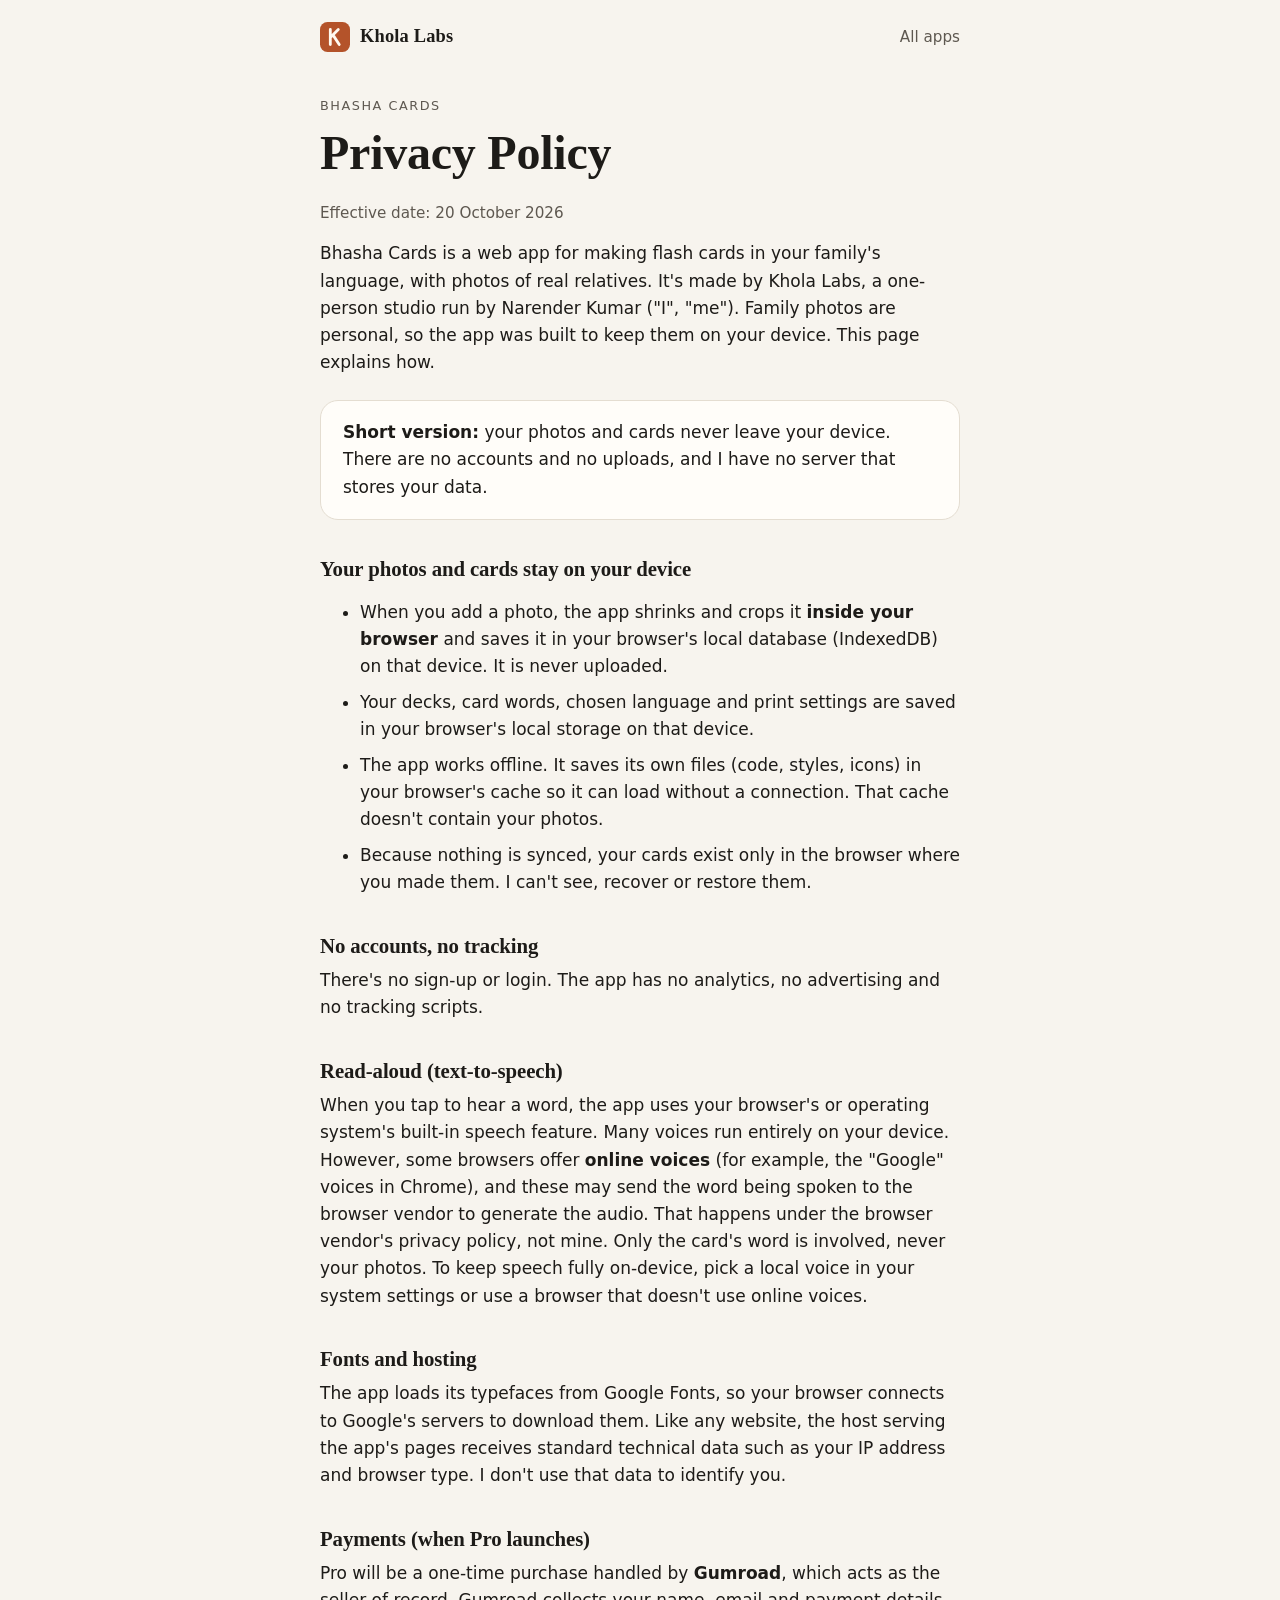
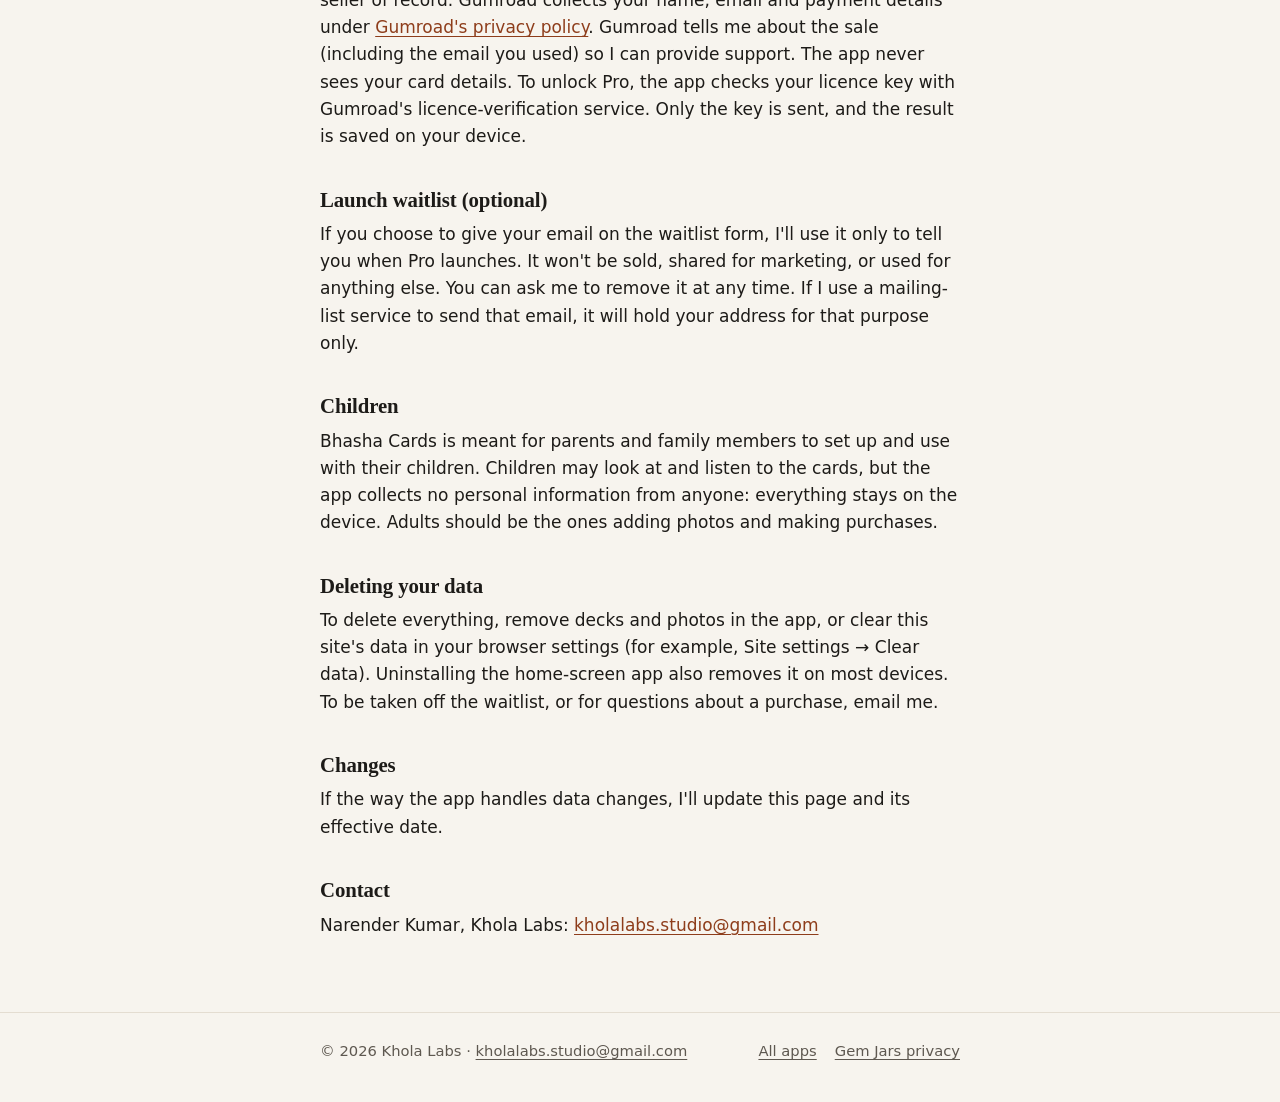
<file: bhasha-cards/privacy.html>
<!doctype html>
<html lang="en">
<head><link rel="canonical" href="https://khola-labs.github.io/kholalabs/bhasha-cards/privacy.html">
<meta charset="utf-8">
<meta name="viewport" content="width=device-width, initial-scale=1">
<title>Bhasha Cards Privacy Policy</title>
<meta name="description" content="How Bhasha Cards handles your data: family photos and cards stay on your device.">
<link rel="icon" href="../favicon.svg" type="image/svg+xml">
<link rel="stylesheet" href="../style.css">
</head>
<body>
<a class="skip" href="#main">Skip to content</a>
<header class="top">
  <div class="wrap narrow">
    <a class="brand" href="../" aria-label="Khola Labs home"><svg viewBox="0 0 64 64" aria-hidden="true"><rect width="64" height="64" rx="16" fill="#b4532a"/><path d="M22 16v32M22 33l17-17M28 28l13 20" stroke="#fffaf0" stroke-width="6" stroke-linecap="round" stroke-linejoin="round" fill="none"/></svg>Khola Labs</a>
    <nav><a href="../">All apps</a></nav>
  </div>
</header>

<main id="main" class="wrap narrow policy">
  <p class="eyebrow">Bhasha Cards</p>
  <h1>Privacy Policy</h1>
  <p class="updated">Effective date: 20 October 2026</p>

  <p>Bhasha Cards is a web app for making flash cards in your family's language, with photos of real relatives. It's made by Khola Labs, a one-person studio run by Narender Kumar ("I", "me"). Family photos are personal, so the app was built to keep them on your device. This page explains how.</p>

  <div class="summary">
    <p><strong>Short version:</strong> your photos and cards never leave your device. There are no accounts and no uploads, and I have no server that stores your data.</p>
  </div>

  <h2>Your photos and cards stay on your device</h2>
  <ul>
    <li>When you add a photo, the app shrinks and crops it <strong>inside your browser</strong> and saves it in your browser's local database (IndexedDB) on that device. It is never uploaded.</li>
    <li>Your decks, card words, chosen language and print settings are saved in your browser's local storage on that device.</li>
    <li>The app works offline. It saves its own files (code, styles, icons) in your browser's cache so it can load without a connection. That cache doesn't contain your photos.</li>
    <li>Because nothing is synced, your cards exist only in the browser where you made them. I can't see, recover or restore them.</li>
  </ul>

  <h2>No accounts, no tracking</h2>
  <p>There's no sign-up or login. The app has no analytics, no advertising and no tracking scripts.</p>

  <h2>Read-aloud (text-to-speech)</h2>
  <p>When you tap to hear a word, the app uses your browser's or operating system's built-in speech feature. Many voices run entirely on your device. However, some browsers offer <strong>online voices</strong> (for example, the "Google" voices in Chrome), and these may send the word being spoken to the browser vendor to generate the audio. That happens under the browser vendor's privacy policy, not mine. Only the card's word is involved, never your photos. To keep speech fully on-device, pick a local voice in your system settings or use a browser that doesn't use online voices.</p>

  <h2>Fonts and hosting</h2>
  <p>The app loads its typefaces from Google Fonts, so your browser connects to Google's servers to download them. Like any website, the host serving the app's pages receives standard technical data such as your IP address and browser type. I don't use that data to identify you.</p>

  <h2>Payments (when Pro launches)</h2>
  <p>Pro will be a one-time purchase handled by <strong>Gumroad</strong>, which acts as the seller of record. Gumroad collects your name, email and payment details under <a href="https://gumroad.com/privacy">Gumroad's privacy policy</a>. Gumroad tells me about the sale (including the email you used) so I can provide support. The app never sees your card details. To unlock Pro, the app checks your licence key with Gumroad's licence-verification service. Only the key is sent, and the result is saved on your device.</p>

  <h2>Launch waitlist (optional)</h2>
  <p>If you choose to give your email on the waitlist form, I'll use it only to tell you when Pro launches. It won't be sold, shared for marketing, or used for anything else. You can ask me to remove it at any time. If I use a mailing-list service to send that email, it will hold your address for that purpose only.</p>

  <h2>Children</h2>
  <p>Bhasha Cards is meant for parents and family members to set up and use with their children. Children may look at and listen to the cards, but the app collects no personal information from anyone: everything stays on the device. Adults should be the ones adding photos and making purchases.</p>

  <h2>Deleting your data</h2>
  <p>To delete everything, remove decks and photos in the app, or clear this site's data in your browser settings (for example, Site settings → Clear data). Uninstalling the home-screen app also removes it on most devices. To be taken off the waitlist, or for questions about a purchase, email me.</p>

  <h2>Changes</h2>
  <p>If the way the app handles data changes, I'll update this page and its effective date.</p>

  <h2>Contact</h2>
  <p>Narender Kumar, Khola Labs: <a href="mailto:kholalabs.studio@gmail.com">kholalabs.studio@gmail.com</a></p>
</main>

<footer>
  <div class="wrap narrow">
    <span>© 2026 Khola Labs · <a href="mailto:kholalabs.studio@gmail.com">kholalabs.studio@gmail.com</a></span>
    <ul><li><a href="../">All apps</a></li><li><a href="../gem-jars/privacy.html">Gem Jars privacy</a></li></ul>
  </div>
</footer>
</body>
</html>
</file>
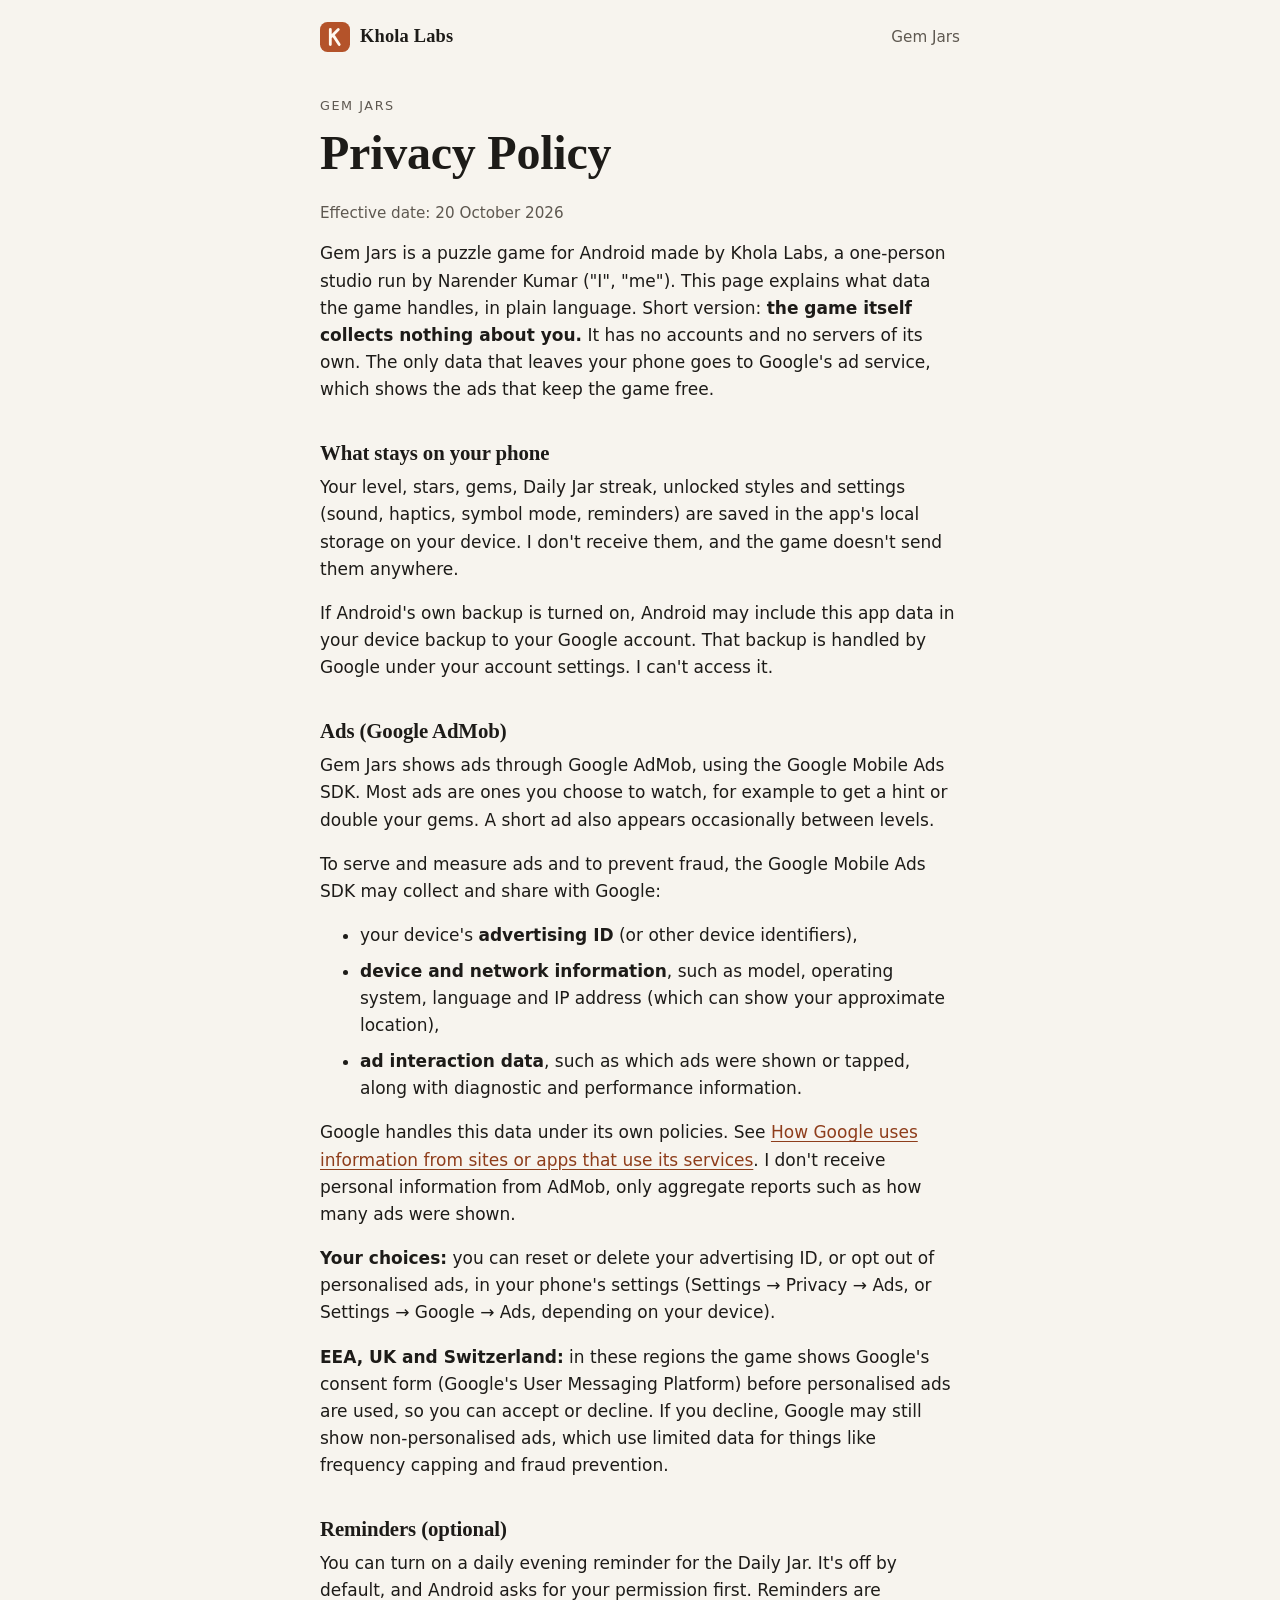
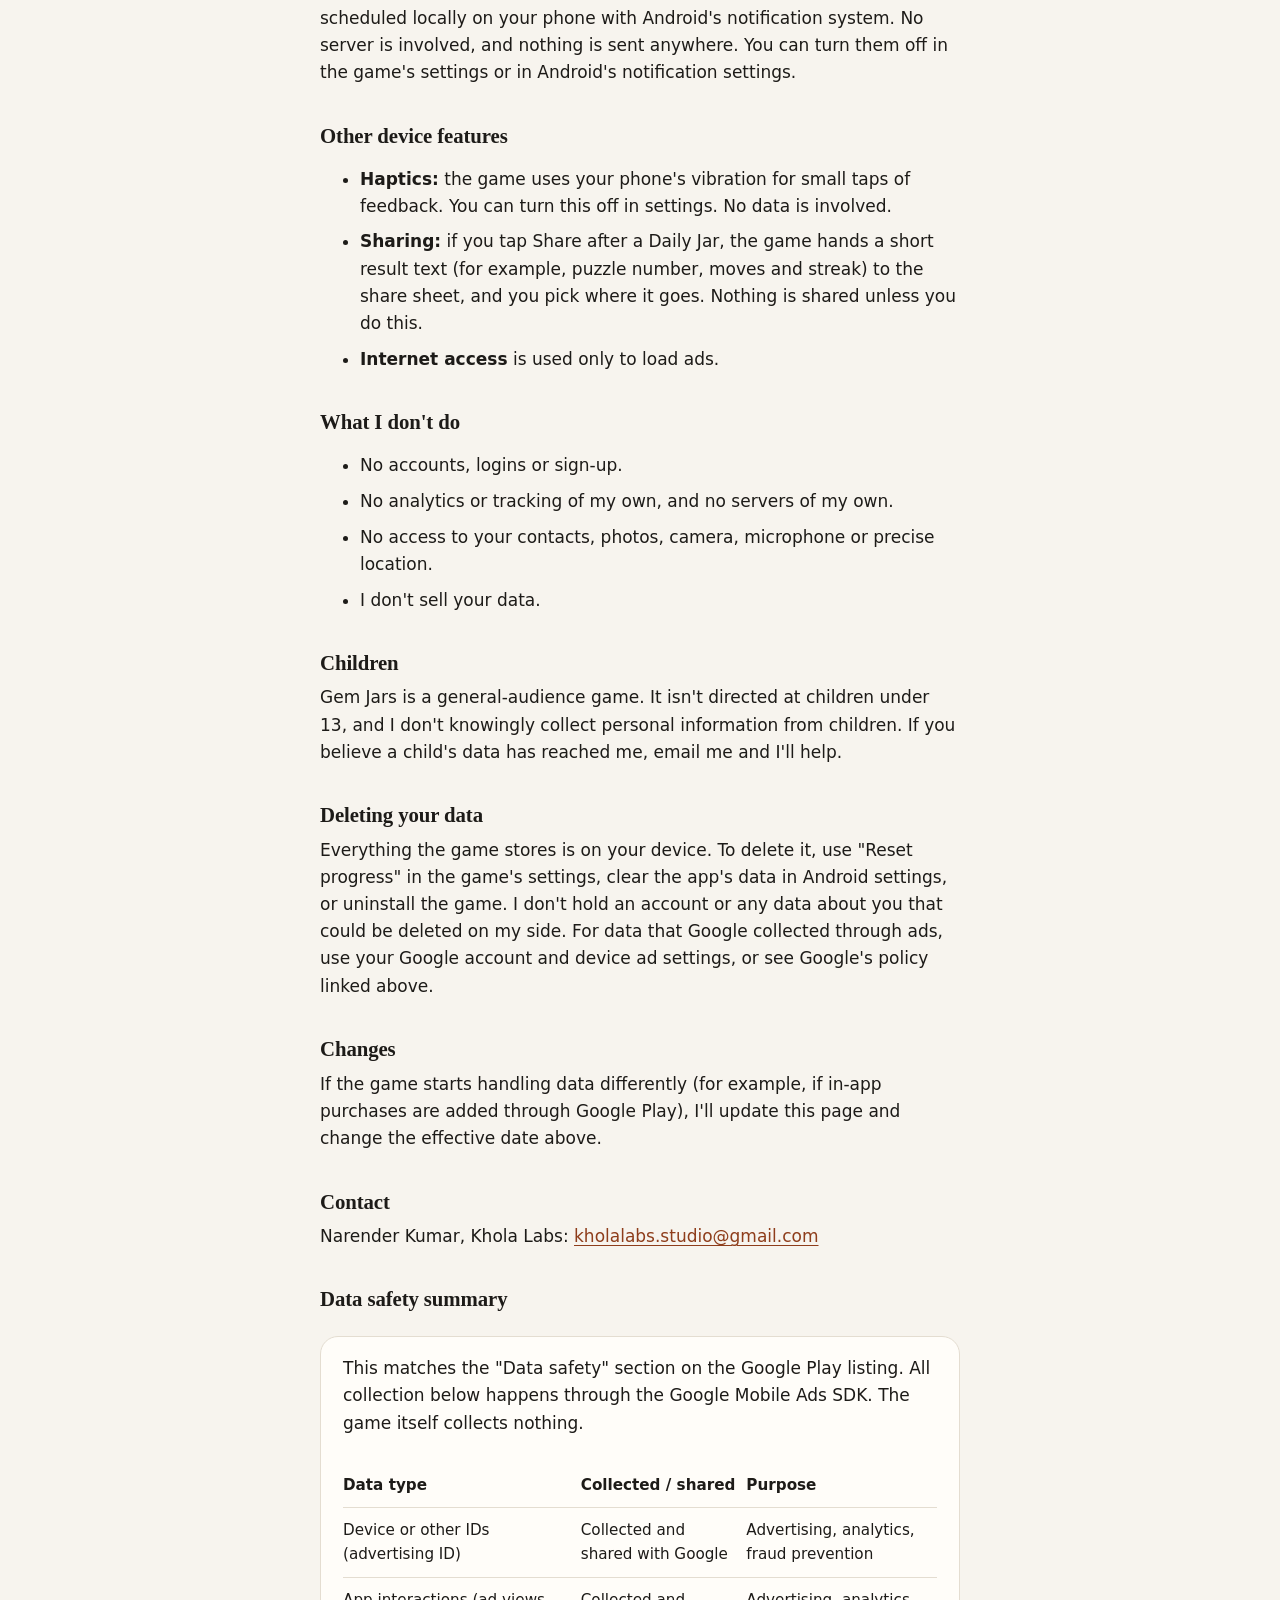
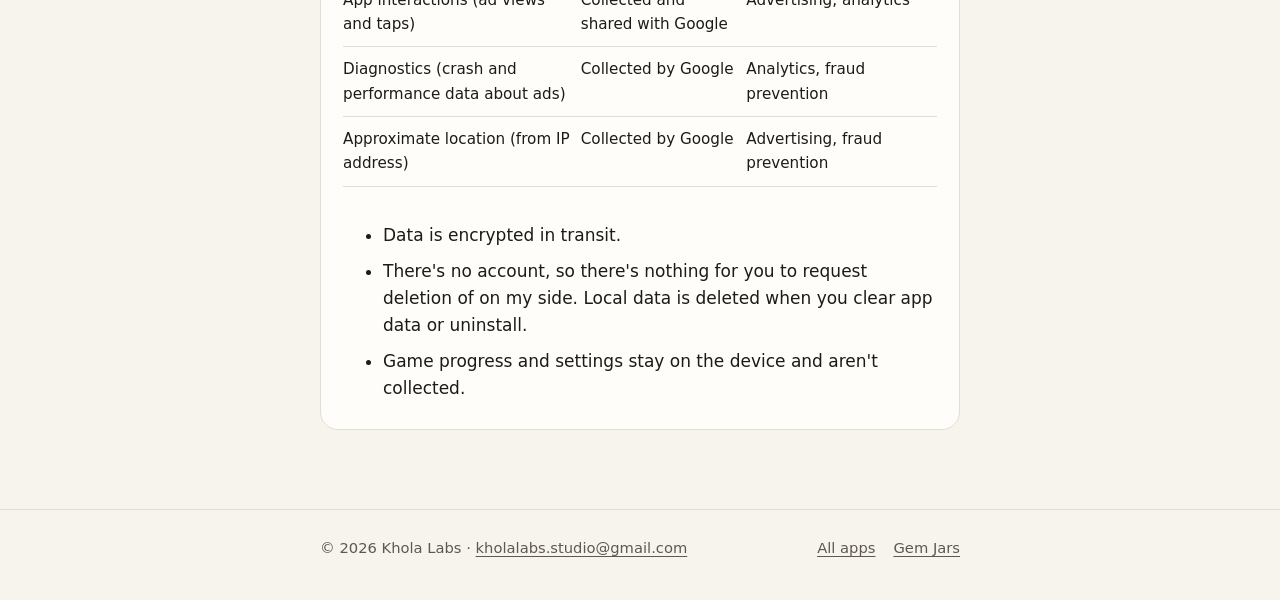
<file: gem-jars/privacy.html>
<!doctype html>
<html lang="en">
<head><link rel="canonical" href="https://khola-labs.github.io/kholalabs/gem-jars/privacy.html">
<meta charset="utf-8">
<meta name="viewport" content="width=device-width, initial-scale=1">
<title>Gem Jars Privacy Policy</title>
<meta name="description" content="How the Gem Jars Android game handles your data: local progress, Google AdMob ads, optional reminders.">
<link rel="icon" href="../favicon.svg" type="image/svg+xml">
<link rel="stylesheet" href="../style.css">
</head>
<body>
<a class="skip" href="#main">Skip to content</a>
<header class="top">
  <div class="wrap narrow">
    <a class="brand" href="../" aria-label="Khola Labs home"><svg viewBox="0 0 64 64" aria-hidden="true"><rect width="64" height="64" rx="16" fill="#b4532a"/><path d="M22 16v32M22 33l17-17M28 28l13 20" stroke="#fffaf0" stroke-width="6" stroke-linecap="round" stroke-linejoin="round" fill="none"/></svg>Khola Labs</a>
    <nav><a href="./">Gem Jars</a></nav>
  </div>
</header>

<main id="main" class="wrap narrow policy">
  <p class="eyebrow">Gem Jars</p>
  <h1>Privacy Policy</h1>
  <p class="updated">Effective date: 20 October 2026</p>

  <p>Gem Jars is a puzzle game for Android made by Khola Labs, a one-person studio run by Narender Kumar ("I", "me"). This page explains what data the game handles, in plain language. Short version: <strong>the game itself collects nothing about you.</strong> It has no accounts and no servers of its own. The only data that leaves your phone goes to Google's ad service, which shows the ads that keep the game free.</p>

  <h2>What stays on your phone</h2>
  <p>Your level, stars, gems, Daily Jar streak, unlocked styles and settings (sound, haptics, symbol mode, reminders) are saved in the app's local storage on your device. I don't receive them, and the game doesn't send them anywhere.</p>
  <p>If Android's own backup is turned on, Android may include this app data in your device backup to your Google account. That backup is handled by Google under your account settings. I can't access it.</p>

  <h2>Ads (Google AdMob)</h2>
  <p>Gem Jars shows ads through Google AdMob, using the Google Mobile Ads SDK. Most ads are ones you choose to watch, for example to get a hint or double your gems. A short ad also appears occasionally between levels.</p>
  <p>To serve and measure ads and to prevent fraud, the Google Mobile Ads SDK may collect and share with Google:</p>
  <ul>
    <li>your device's <strong>advertising ID</strong> (or other device identifiers),</li>
    <li><strong>device and network information</strong>, such as model, operating system, language and IP address (which can show your approximate location),</li>
    <li><strong>ad interaction data</strong>, such as which ads were shown or tapped, along with diagnostic and performance information.</li>
  </ul>
  <p>Google handles this data under its own policies. See <a href="https://policies.google.com/technologies/partner-sites">How Google uses information from sites or apps that use its services</a>. I don't receive personal information from AdMob, only aggregate reports such as how many ads were shown.</p>
  <p><strong>Your choices:</strong> you can reset or delete your advertising ID, or opt out of personalised ads, in your phone's settings (Settings → Privacy → Ads, or Settings → Google → Ads, depending on your device).</p>
  <p><strong>EEA, UK and Switzerland:</strong> in these regions the game shows Google's consent form (Google's User Messaging Platform) before personalised ads are used, so you can accept or decline. If you decline, Google may still show non-personalised ads, which use limited data for things like frequency capping and fraud prevention.</p>

  <h2>Reminders (optional)</h2>
  <p>You can turn on a daily evening reminder for the Daily Jar. It's off by default, and Android asks for your permission first. Reminders are scheduled locally on your phone with Android's notification system. No server is involved, and nothing is sent anywhere. You can turn them off in the game's settings or in Android's notification settings.</p>

  <h2>Other device features</h2>
  <ul>
    <li><strong>Haptics:</strong> the game uses your phone's vibration for small taps of feedback. You can turn this off in settings. No data is involved.</li>
    <li><strong>Sharing:</strong> if you tap Share after a Daily Jar, the game hands a short result text (for example, puzzle number, moves and streak) to the share sheet, and you pick where it goes. Nothing is shared unless you do this.</li>
    <li><strong>Internet access</strong> is used only to load ads.</li>
  </ul>

  <h2>What I don't do</h2>
  <ul>
    <li>No accounts, logins or sign-up.</li>
    <li>No analytics or tracking of my own, and no servers of my own.</li>
    <li>No access to your contacts, photos, camera, microphone or precise location.</li>
    <li>I don't sell your data.</li>
  </ul>

  <h2>Children</h2>
  <p>Gem Jars is a general-audience game. It isn't directed at children under 13, and I don't knowingly collect personal information from children. If you believe a child's data has reached me, email me and I'll help.</p>

  <h2>Deleting your data</h2>
  <p>Everything the game stores is on your device. To delete it, use "Reset progress" in the game's settings, clear the app's data in Android settings, or uninstall the game. I don't hold an account or any data about you that could be deleted on my side. For data that Google collected through ads, use your Google account and device ad settings, or see Google's policy linked above.</p>

  <h2>Changes</h2>
  <p>If the game starts handling data differently (for example, if in-app purchases are added through Google Play), I'll update this page and change the effective date above.</p>

  <h2>Contact</h2>
  <p>Narender Kumar, Khola Labs: <a href="mailto:kholalabs.studio@gmail.com">kholalabs.studio@gmail.com</a></p>

  <h2 id="data-safety">Data safety summary</h2>
  <div class="summary">
    <p>This matches the "Data safety" section on the Google Play listing. All collection below happens through the Google Mobile Ads SDK. The game itself collects nothing.</p>
    <div class="table-wrap">
    <table>
      <thead><tr><th scope="col">Data type</th><th scope="col">Collected / shared</th><th scope="col">Purpose</th></tr></thead>
      <tbody>
        <tr><td>Device or other IDs (advertising ID)</td><td>Collected and shared with Google</td><td>Advertising, analytics, fraud prevention</td></tr>
        <tr><td>App interactions (ad views and taps)</td><td>Collected and shared with Google</td><td>Advertising, analytics</td></tr>
        <tr><td>Diagnostics (crash and performance data about ads)</td><td>Collected by Google</td><td>Analytics, fraud prevention</td></tr>
        <tr><td>Approximate location (from IP address)</td><td>Collected by Google</td><td>Advertising, fraud prevention</td></tr>
      </tbody>
    </table>
    </div>
    <ul>
      <li>Data is encrypted in transit.</li>
      <li>There's no account, so there's nothing for you to request deletion of on my side. Local data is deleted when you clear app data or uninstall.</li>
      <li>Game progress and settings stay on the device and aren't collected.</li>
    </ul>
  </div>
</main>

<footer>
  <div class="wrap narrow">
    <span>© 2026 Khola Labs · <a href="mailto:kholalabs.studio@gmail.com">kholalabs.studio@gmail.com</a></span>
    <ul><li><a href="../">All apps</a></li><li><a href="./">Gem Jars</a></li></ul>
  </div>
</footer>
</body>
</html>
</file>
<file: style.css>
:root {
  --bg: #f7f4ee;
  --surface: #fffdf9;
  --ink: #1d1b18;
  --muted: #5e5850;
  --line: #e4ddd1;
  --accent: #b4532a;
  --accent-ink: #8e3d1b;
  --gem: #2b1f5c;
  --bhasha: #f3e3c3;
  --radius: 18px;
  --serif: "Iowan Old Style", "Palatino Linotype", Palatino, "Book Antiqua", Georgia, serif;
  --sans: system-ui, -apple-system, "Segoe UI", Roboto, "Noto Sans", "Helvetica Neue", Arial, sans-serif;
  color-scheme: light dark;
}
@media (prefers-color-scheme: dark) {
  :root {
    --bg: #15130f;
    --surface: #1e1b17;
    --ink: #eee8de;
    --muted: #a99f92;
    --line: #322d26;
    --accent: #e48a5d;
    --accent-ink: #f0a47e;
    --gem: #2b1f5c;
    --bhasha: #3a2f1c;
  }
}

*, *::before, *::after { box-sizing: border-box; }
html { -webkit-text-size-adjust: 100%; }
body {
  margin: 0;
  background: var(--bg);
  color: var(--ink);
  font: 17px/1.6 var(--sans);
  -webkit-font-smoothing: antialiased;
}
img { max-width: 100%; height: auto; display: block; }
a { color: var(--accent-ink); text-underline-offset: 3px; text-decoration-thickness: 1px; }
a:hover { text-decoration-thickness: 2px; }
:focus-visible { outline: 3px solid var(--accent); outline-offset: 3px; border-radius: 6px; }

.skip { position: absolute; left: -9999px; }
.skip:focus { left: 16px; top: 12px; background: var(--surface); padding: 8px 12px; z-index: 10; }

.wrap { max-width: 880px; margin: 0 auto; padding: 0 20px; }
.narrow { max-width: 680px; }

/* header */
.top { padding: 22px 0 8px; }
.top .wrap { display: flex; align-items: center; justify-content: space-between; gap: 12px; }
.brand { display: inline-flex; align-items: center; gap: 10px; color: var(--ink); text-decoration: none; font-family: var(--serif); font-size: 1.15rem; font-weight: 600; letter-spacing: .01em; }
.brand svg { width: 30px; height: 30px; flex: none; }
.top nav a { color: var(--muted); text-decoration: none; font-size: .95rem; }
.top nav a:hover { color: var(--ink); }

/* type */
h1, h2, h3 { font-family: var(--serif); font-weight: 600; line-height: 1.2; letter-spacing: -.005em; margin: 0 0 .4em; }
h1 { font-size: clamp(2rem, 6vw, 3rem); }
h2 { font-size: 1.45rem; margin-top: 1.8em; }
h3 { font-size: 1.15rem; margin-top: 1.4em; }
p { margin: 0 0 1em; }
.lede { font-size: 1.15rem; color: var(--muted); max-width: 34em; }
.eyebrow { font-size: .8rem; text-transform: uppercase; letter-spacing: .12em; color: var(--muted); margin-bottom: .6em; }

/* hero */
.hero { padding-block: 48px 28px; }
.hero h1 { max-width: 14em; }

/* app cards */
.apps { display: grid; gap: 18px; padding-block: 12px 56px; }
@media (min-width: 720px) { .apps { grid-template-columns: 1fr 1fr; } }
.card {
  background: var(--surface);
  border: 1px solid var(--line);
  border-radius: var(--radius);
  overflow: hidden;
  display: flex; flex-direction: column;
}
.card .art { aspect-ratio: 16 / 9; display: grid; place-items: center; position: relative; overflow: hidden; }
.card .body { padding: 20px 22px 22px; display: flex; flex-direction: column; flex: 1; }
.card h2 { margin: 0 0 .3em; font-size: 1.4rem; }
.card p { color: var(--muted); }
.card .meta { margin-top: auto; display: flex; flex-wrap: wrap; gap: 10px 16px; align-items: center; font-size: .95rem; }
.badge { display: inline-block; font-size: .8rem; font-weight: 600; padding: 4px 10px; border-radius: 99px; border: 1px solid var(--line); color: var(--muted); white-space: nowrap; }

.art-gem { background: radial-gradient(120% 90% at 20% 10%, #4a3a9a 0%, var(--gem) 55%, #140d33 100%); }
.art-gem img { width: 34%; max-width: 150px; border-radius: 24%; box-shadow: 0 12px 32px rgba(0,0,0,.35); }
.art-bhasha { background: var(--bhasha); }
.tiles { display: flex; gap: 10px; transform: rotate(-4deg); }
.tile {
  width: 70px; height: 92px; border-radius: 12px; background: #fffaf0; color: #3b2a14;
  display: grid; place-items: center; font-size: 2.1rem; font-weight: 700;
  box-shadow: 0 6px 16px rgba(60,40,10,.18); border: 1px solid rgba(60,40,10,.08);
}
.tile:nth-child(2) { transform: translateY(-8px) rotate(5deg); background: #fde9e1; }
.tile:nth-child(3) { transform: rotate(-3deg); background: #e6f1e6; }

/* product page */
.product-head { display: flex; gap: 20px; align-items: center; padding: 40px 0 8px; }
.product-head img { width: 88px; height: 88px; border-radius: 22px; flex: none; box-shadow: 0 8px 22px rgba(0,0,0,.18); }
.product-head h1 { margin: 0; font-size: clamp(2rem, 7vw, 2.6rem); }
.product-head p { margin: 2px 0 0; color: var(--muted); }
.shots { display: grid; grid-auto-flow: column; grid-auto-columns: minmax(200px, 1fr); gap: 14px; overflow-x: auto; padding: 8px 0 18px; scroll-snap-type: x mandatory; margin: 0 -20px; padding-left: 20px; padding-right: 20px; }
.shots img { border-radius: 16px; border: 1px solid var(--line); scroll-snap-align: start; width: 100%; aspect-ratio: 9 / 16; object-fit: cover; }
@media (min-width: 720px) { .shots { margin: 0; padding-left: 0; padding-right: 0; overflow: visible; grid-auto-flow: row; grid-template-columns: repeat(3, 1fr); } }
ul.plain { padding-left: 1.2em; }
ul.plain li { margin-bottom: .45em; }

/* policy */
.policy { padding-block: 36px 56px; }
.policy .updated { color: var(--muted); font-size: .95rem; }
.policy h2 { font-size: 1.3rem; }
.policy li { margin-bottom: .5em; }
.summary { background: var(--surface); border: 1px solid var(--line); border-radius: var(--radius); padding: 18px 22px; margin: 1.4em 0; }
.summary p:last-child, .summary ul:last-child { margin-bottom: 0; }
table { width: 100%; border-collapse: collapse; font-size: .95rem; margin: .6em 0 1.2em; }
th, td { text-align: left; vertical-align: top; padding: 10px 10px 10px 0; border-bottom: 1px solid var(--line); }
th { font-weight: 600; }
.table-wrap { overflow-x: auto; }

/* footer */
footer { border-top: 1px solid var(--line); padding: 26px 0 40px; color: var(--muted); font-size: .92rem; }
footer .wrap { display: flex; flex-wrap: wrap; gap: 8px 24px; justify-content: space-between; }
footer ul { list-style: none; padding: 0; margin: 0; display: flex; flex-wrap: wrap; gap: 6px 18px; }
footer a { color: var(--muted); }
footer a:hover { color: var(--ink); }
</file>
